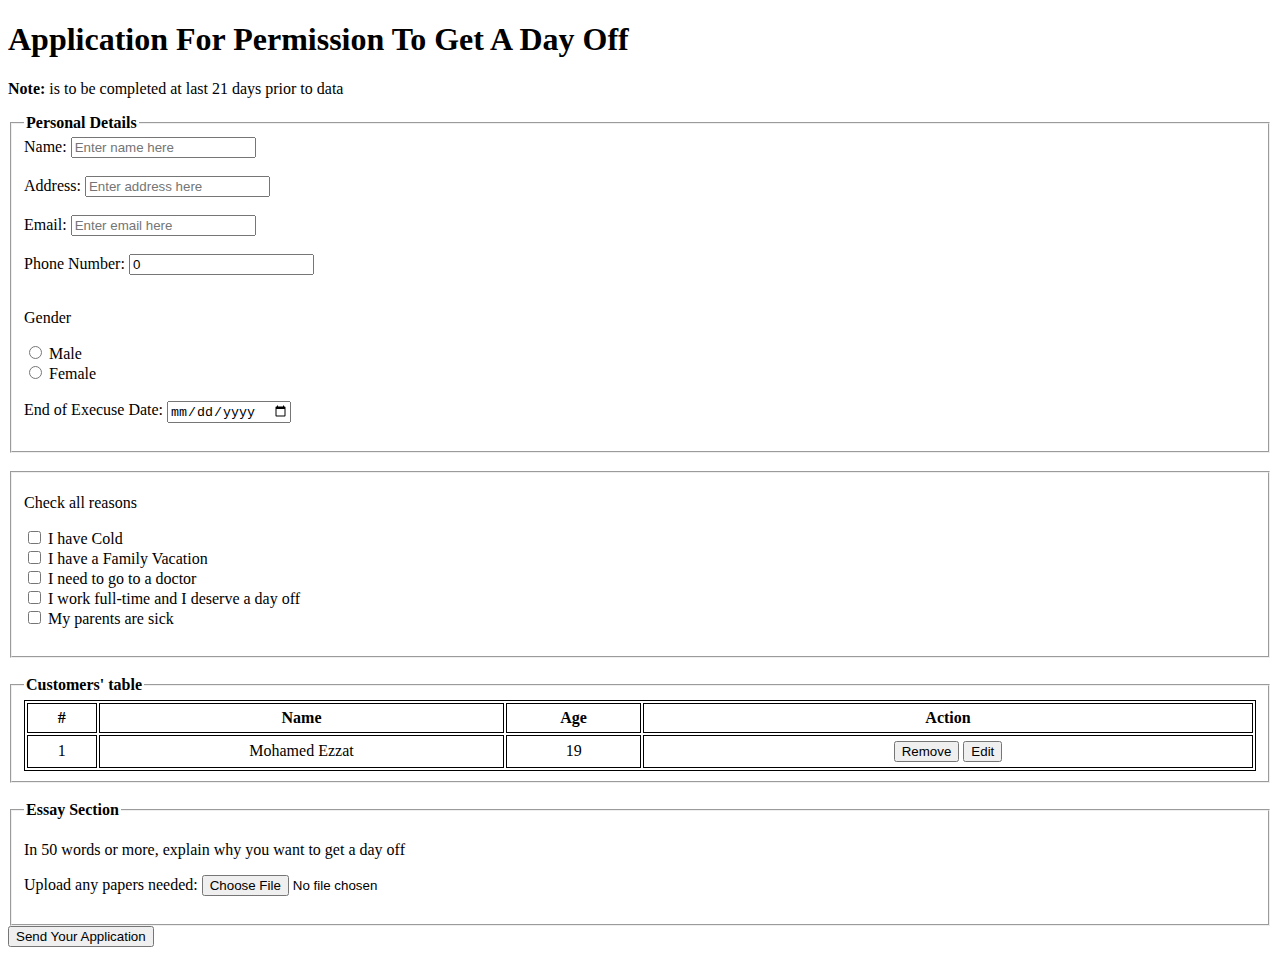
<file: Assignment_1/index.html>
<!DOCTYPE html>
<html>
    <head>
        <meta charset="UTF-8" />
        <title>Assignment 1 (HTML)</title>
        <meta name="description" content="GDSC EGYPT Web Development Track's Assignment 1 (HTML)" />
        <style>
            table, th, td {
                border: 1px solid black;
            }
            th, td {
                padding: 5px;
                text-align: center;
            }
        </style>
    </head>
    <body>
        <h1>Application For Permission To Get A Day Off</h1>
        <p><strong>Note:</strong> is to be completed at last 21 days prior to data</p>
        <form action="#">
            <fieldset>
                <legend><b>Personal Details</b></legend>
                <label for="name">Name:</label>
                <input type="text" id="name" name="name" placeholder="Enter name here"><br>
                <br>
                <label for="address">Address:</label>
                <input type="text" id="address" name="address" placeholder="Enter address here"><br>
                <br>
                <label for="email">Email:</label>
                <input type="email" id="email" name="email" placeholder="Enter email here"><br>
                <br>
                <label for="phone">Phone Number:</label>
                <input type="tel" id="phone" name="phone" placeholder="Enter phone number here" value="0"><br>
                <br>
                <p>Gender</p>
                <input type="radio" id="male" name="gender" value="Male">
                <label for="male">Male</label>
                <br>
                <input type="radio" id="female" name="gender" value="Female">
                <label for="female">Female</label><br>
                <br>
                <label for="endofexecuse">End of Execuse Date:</label>
                <input type="date" id="endofexecuse" name="endofexecuse"><br>
                <br>
            </fieldset>
            <br>
            <fieldset>
                <p>Check all reasons</p>
                <input type="checkbox" id="reason_1" name="reason_1" value="cold">
                <label for="reason_1">I have Cold</label><br>
                <input type="checkbox" id="reason_2" name="reason_2" value="family_vac">
                <label for="reason_2">I have a Family Vacation</label><br>
                <input type="checkbox" id="reason_3" name="reason_3" value="sick">
                <label for="reason_3">I need to go to a doctor</label><br>
                <input type="checkbox" id="reason_4" name="reason_4" value="day_off">
                <label for="reason_4">I work full-time and I deserve a day off</label><br>
                <input type="checkbox" id="reason_5" name="reason_5" value="parents_sick">
                <label for="reason_5">My parents are sick</label><br>
                <br>
            </fieldset>
            <br>
            <fieldset>
                <legend><b>Customers' table</b></legend>
                <table style="width: 100%;">
                    <tr>
                        <th>#</th>
                        <th>Name</th>
                        <th>Age</th>
                        <th style="width: 50%;">Action</th>
                    </tr>
                    <tr>
                        <td>1</td>
                        <td>Mohamed Ezzat</td>
                        <td>19</td>
                        <td><button>Remove</button> <button>Edit</button></td>
                    </tr>
                </table>
            </fieldset><br>
            <fieldset>
                <legend><b>Essay Section</b></legend>
                <p>In 50 words or more, explain why you want to get a day off</p>
                <label for="papers">Upload any papers needed:</label>
                <input type="file" id="papers" name="papers"><br>
                <br>
            </fieldset>
            <input type="submit" value="Send Your Application">
        </form>
    </body>
</html>
</file>
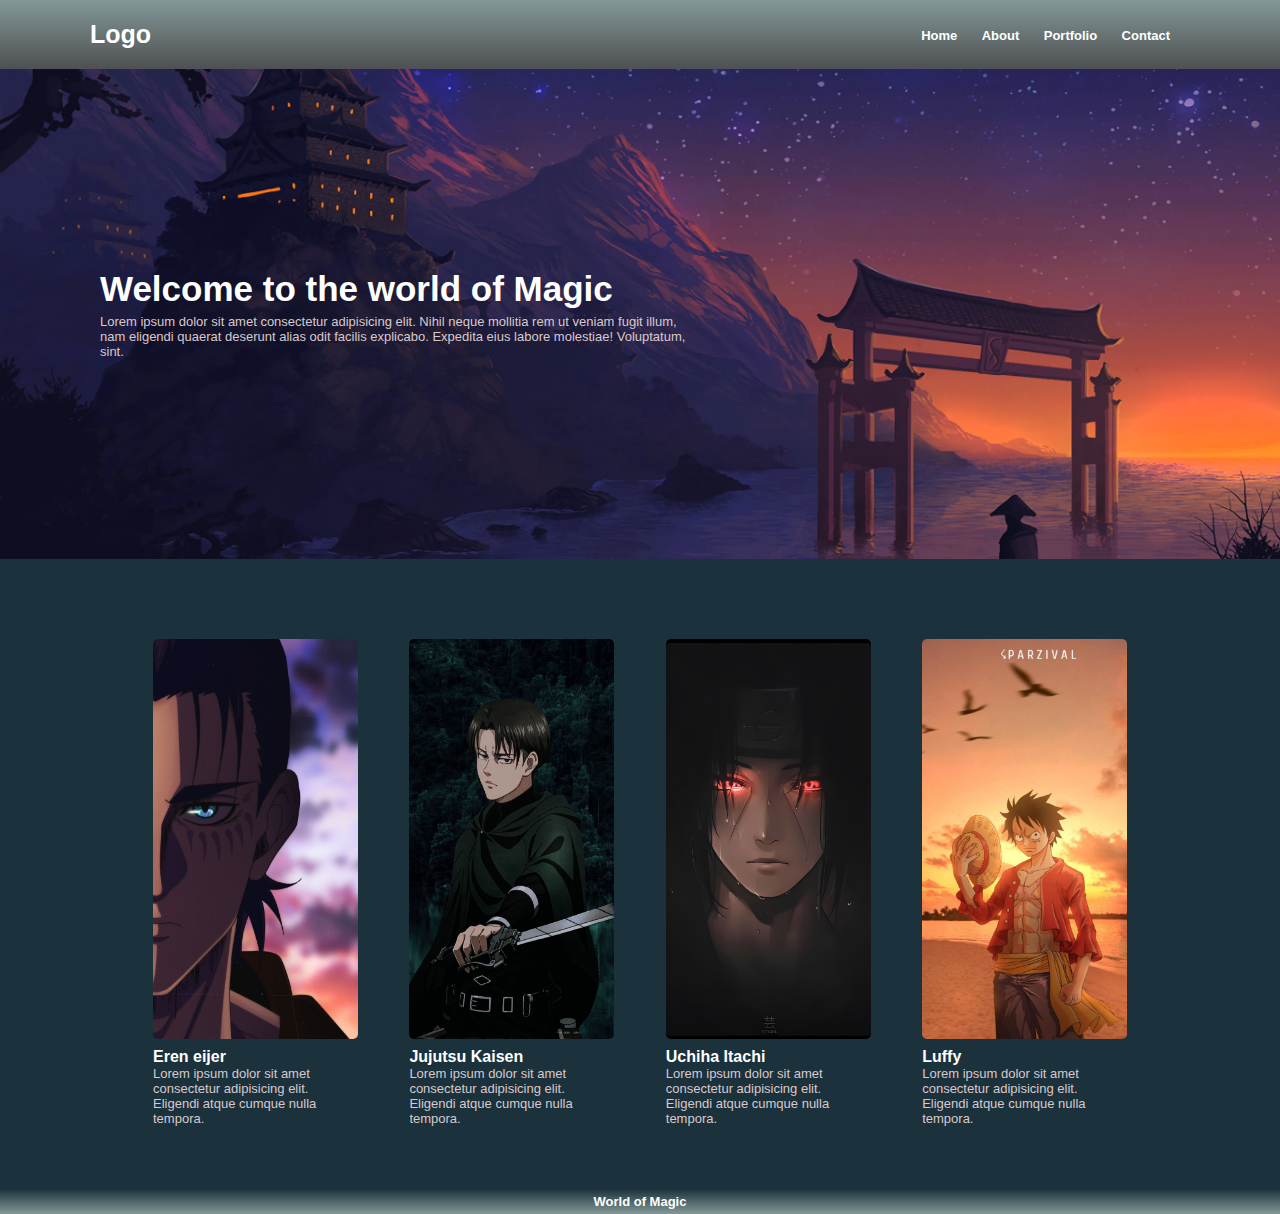
<file: Assignment_3/index.html>
<!DOCTYPE html>
<html>
    <head>
        <title>World of Magic</title>
        <link rel="stylesheet" type="text/css" href="style.css">
    </head>
    <body>
        <header>
            <p><b>Logo</b></p>
            <ul>
                <li><a href="index.html">Home</a></li>
                <li><a href="#">About</a></li>
                <li><a href="#">Portfolio</a></li>
                <li><a href="#">Contact</a></li>
            </ul>
        </header>
        <section class="hero-section">
            <div>
                <h1>Welcome to the world of Magic</h1>
                <p>Lorem ipsum dolor sit amet consectetur adipisicing elit. Nihil neque mollitia rem ut veniam fugit illum,<br> nam eligendi quaerat deserunt alias odit facilis explicabo. Expedita eius labore molestiae! Voluptatum,<br> sint.</p>
            </div>
        </section>
        <section class="characters">
            <section class="character">
                <img src="images/Eren Yaeger.jfif" alt="Eren eijer">
                <h3 class="char-name">Eren eijer</h3>
                <p class="char-des">Lorem ipsum dolor sit amet consectetur adipisicing elit. Eligendi atque cumque nulla tempora.</p>
            </section>
            <section class="character">
                <img src="images/levi.jfif" alt="Jujutsu Kaisen">
                <h3 class="char-name">Jujutsu Kaisen</h3>
                <p class="char-des">Lorem ipsum dolor sit amet consectetur adipisicing elit. Eligendi atque cumque nulla tempora.</p>
            </section>
            <section class="character">
                <img src="images/Uchiha Itachi.jfif" alt="Uchiha Itachi">
                <h3 class="char-name">Uchiha Itachi</h3>
                <p class="char-des">Lorem ipsum dolor sit amet consectetur adipisicing elit. Eligendi atque cumque nulla tempora.</p>
            </section>
            <section class="character">
                <img src="images/Luffy.jfif" alt="Luffy">
                <h3 class="char-name">Luffy</h3>
                <p class="char-des">Lorem ipsum dolor sit amet consectetur adipisicing elit. Eligendi atque cumque nulla tempora.</p>
            </section>
        </section>
        <footer>
            <p>World of Magic</p>
        </footer>
    </body>
</html>
</file>
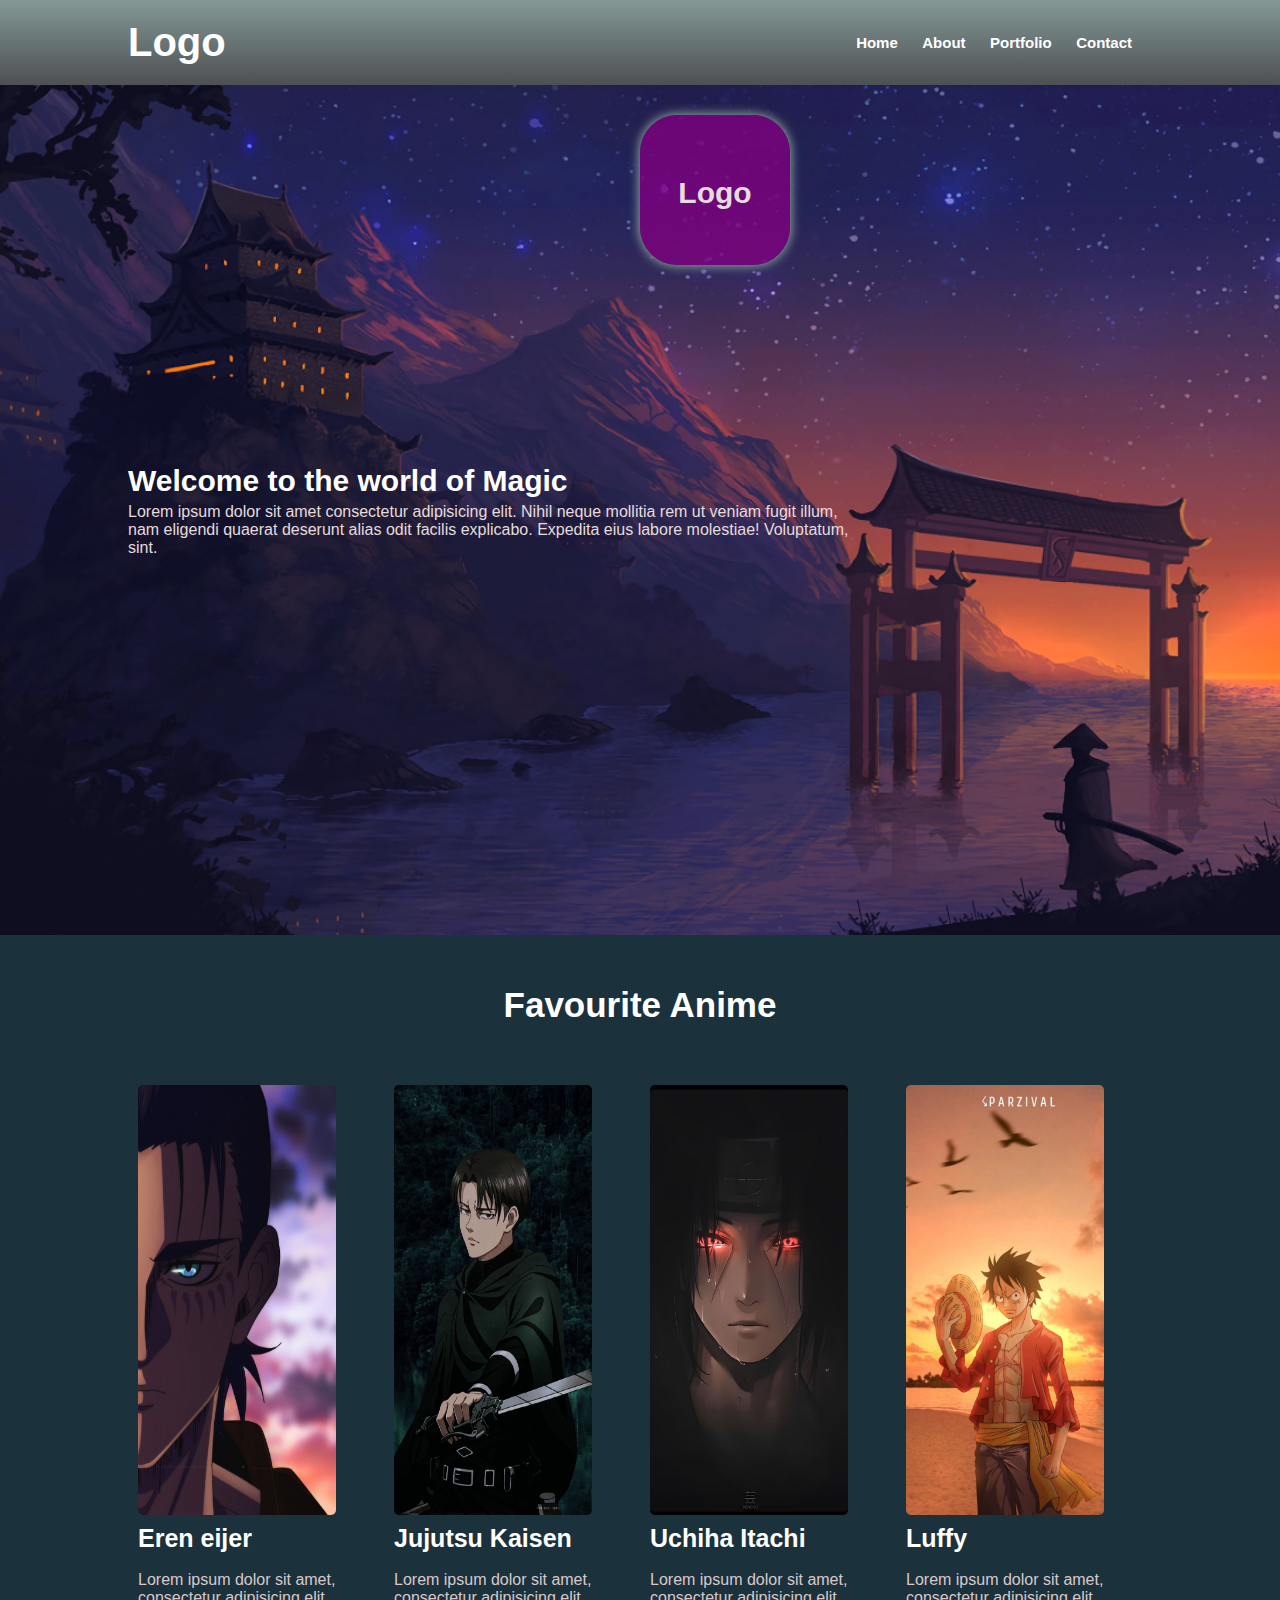
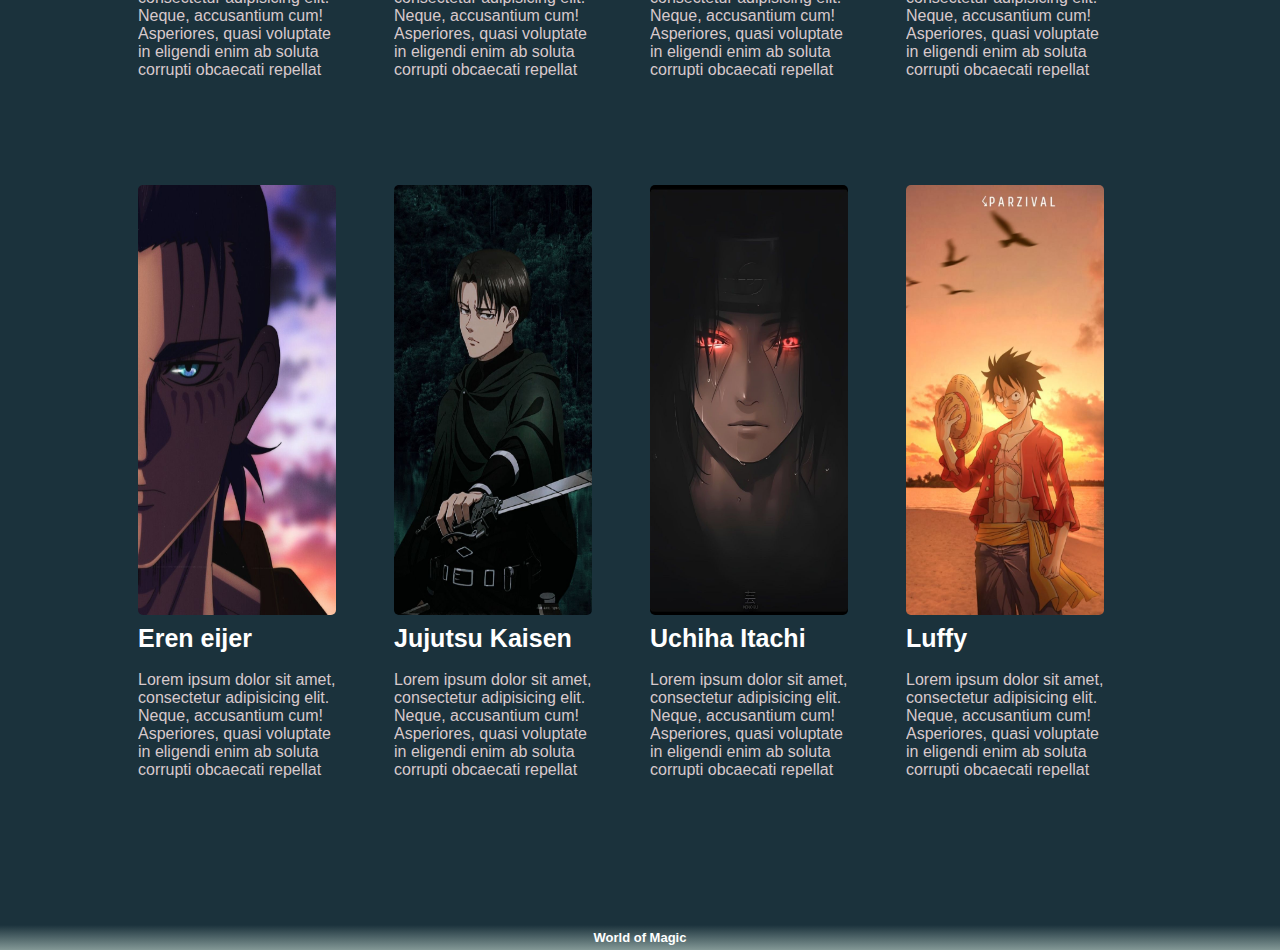
<file: Assignment_4/index.html>
<!DOCTYPE html>
<html>
    <head>
        <title>World of Magic</title>
        <meta name="viewport" content="width=device-width, initial-scale=1.0">
        <link rel="stylesheet" type="text/css" href="style.css">
    </head>
    <body>
        <header>
            <p><b>Logo</b></p>
            <ul>
                <li><a href="index.html">Home</a></li>
                <li><a href="#">About</a></li>
                <li><a href="#">Portfolio</a></li>
                <li><a href="#">Contact</a></li>
            </ul>
        </header>
        <section class="hero-section">
            <div class="logo">
                <p><b>Logo</b></p>
            </div>
            <div>
                <h1>Welcome to the world of Magic</h1>
                <p>Lorem ipsum dolor sit amet consectetur adipisicing elit. Nihil neque mollitia rem ut veniam fugit illum,<br> nam eligendi quaerat deserunt alias odit facilis explicabo. Expedita eius labore molestiae! Voluptatum,<br> sint.</p>
            </div>
        </section>
        <section class="characters-container">
            <h2>Favourite Anime</h2>
            <section class="characters">
                <section class="character">
                    <img src="images/Eren Yaeger.jfif" alt="Eren eijer">
                    <h3 class="char-name">Eren eijer</h3>
                    <div class="char-des">
                        <p>Lorem ipsum dolor sit amet, consectetur adipisicing elit. Neque, accusantium cum! Asperiores, quasi voluptate in eligendi enim ab soluta corrupti obcaecati repellat voluptatum cupiditate, vero amet aspernatur est nemo temporibus. Lorem ipsum dolor sit amet consectetur adipisicing elit. Eligendi atque cumque nulla tempora.</p>
                    </div>
                </section>
                <section class="character">
                    <img src="images/levi.jfif" alt="Jujutsu Kaisen">
                    <h3 class="char-name">Jujutsu Kaisen</h3>
                    <div class="char-des">
                        <p>Lorem ipsum dolor sit amet, consectetur adipisicing elit. Neque, accusantium cum! Asperiores, quasi voluptate in eligendi enim ab soluta corrupti obcaecati repellat voluptatum cupiditate, vero amet aspernatur est nemo temporibus. Lorem ipsum dolor sit amet consectetur adipisicing elit. Eligendi atque cumque nulla tempora.</p>
                    </div>                </section>
                <section class="character">
                    <img src="images/Uchiha Itachi.jfif" alt="Uchiha Itachi">
                    <h3 class="char-name">Uchiha Itachi</h3>
                    <div class="char-des">
                        <p>Lorem ipsum dolor sit amet, consectetur adipisicing elit. Neque, accusantium cum! Asperiores, quasi voluptate in eligendi enim ab soluta corrupti obcaecati repellat voluptatum cupiditate, vero amet aspernatur est nemo temporibus. Lorem ipsum dolor sit amet consectetur adipisicing elit. Eligendi atque cumque nulla tempora.</p>
                    </div>                </section>
                <section class="character">
                    <img src="images/Luffy.jfif" alt="Luffy">
                    <h3 class="char-name">Luffy</h3>
                    <div class="char-des">
                        <p>Lorem ipsum dolor sit amet, consectetur adipisicing elit. Neque, accusantium cum! Asperiores, quasi voluptate in eligendi enim ab soluta corrupti obcaecati repellat voluptatum cupiditate, vero amet aspernatur est nemo temporibus. Lorem ipsum dolor sit amet consectetur adipisicing elit. Eligendi atque cumque nulla tempora.</p>
                    </div>
                </section>
                <section class="character">
                    <img src="images/Eren Yaeger.jfif" alt="Eren eijer">
                    <h3 class="char-name">Eren eijer</h3>
                    <div class="char-des">
                        <p>Lorem ipsum dolor sit amet, consectetur adipisicing elit. Neque, accusantium cum! Asperiores, quasi voluptate in eligendi enim ab soluta corrupti obcaecati repellat voluptatum cupiditate, vero amet aspernatur est nemo temporibus. Lorem ipsum dolor sit amet consectetur adipisicing elit. Eligendi atque cumque nulla tempora.</p>
                    </div>
                </section>
                <section class="character">
                    <img src="images/levi.jfif" alt="Jujutsu Kaisen">
                    <h3 class="char-name">Jujutsu Kaisen</h3>
                    <div class="char-des">
                        <p>Lorem ipsum dolor sit amet, consectetur adipisicing elit. Neque, accusantium cum! Asperiores, quasi voluptate in eligendi enim ab soluta corrupti obcaecati repellat voluptatum cupiditate, vero amet aspernatur est nemo temporibus. Lorem ipsum dolor sit amet consectetur adipisicing elit. Eligendi atque cumque nulla tempora.</p>
                    </div>                </section>
                <section class="character">
                    <img src="images/Uchiha Itachi.jfif" alt="Uchiha Itachi">
                    <h3 class="char-name">Uchiha Itachi</h3>
                    <div class="char-des">
                        <p>Lorem ipsum dolor sit amet, consectetur adipisicing elit. Neque, accusantium cum! Asperiores, quasi voluptate in eligendi enim ab soluta corrupti obcaecati repellat voluptatum cupiditate, vero amet aspernatur est nemo temporibus. Lorem ipsum dolor sit amet consectetur adipisicing elit. Eligendi atque cumque nulla tempora.</p>
                    </div>                </section>
                <section class="character">
                    <img src="images/Luffy.jfif" alt="Luffy">
                    <h3 class="char-name">Luffy</h3>
                    <div class="char-des">
                        <p>Lorem ipsum dolor sit amet, consectetur adipisicing elit. Neque, accusantium cum! Asperiores, quasi voluptate in eligendi enim ab soluta corrupti obcaecati repellat voluptatum cupiditate, vero amet aspernatur est nemo temporibus. Lorem ipsum dolor sit amet consectetur adipisicing elit. Eligendi atque cumque nulla tempora.</p>
                    </div>
                </section>
            </section>
        </section>
        <footer>
            <p>World of Magic</p>
        </footer>
    </body>
</html>
</file>
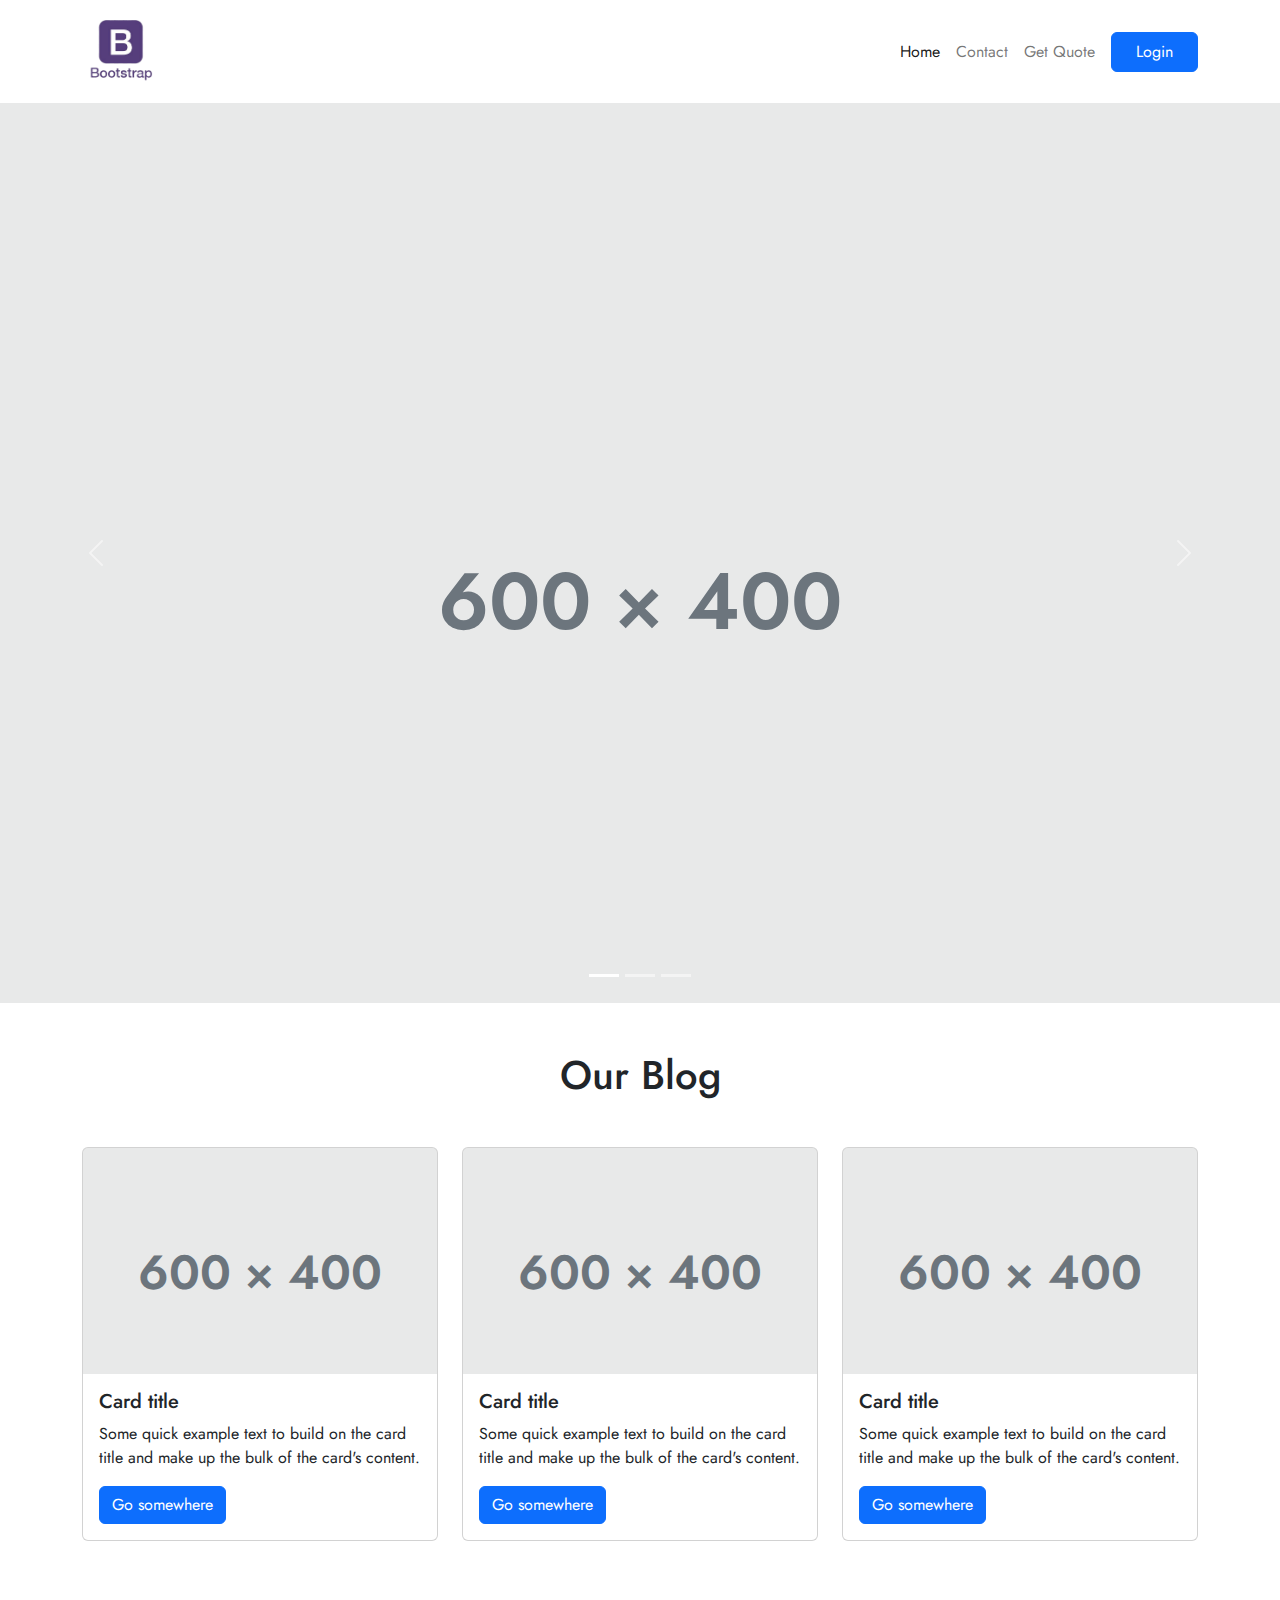
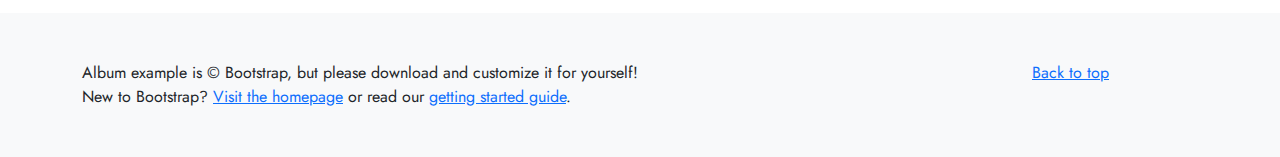
<file: Assignment_6/index.html>
<!DOCTYPE html>
<html lang="en">
<head>
  <meta charset="UTF-8">
  <meta name="viewport" content="width=device-width, initial-scale=1.0">
  <title>Template</title>
  <link rel="preconnect" href="https://fonts.googleapis.com">
  <link rel="preconnect" href="https://fonts.gstatic.com" crossorigin>
  <link href="https://fonts.googleapis.com/css2?family=Jost:ital,wght@0,100..900;1,100..900&family=Lato:ital,wght@0,100;0,300;0,400;0,700;0,900;1,100;1,300;1,400;1,700;1,900&display=swap" rel="stylesheet">
  <link rel="stylesheet" href="css/bootstrap.min.css">
  <style>body {font-family: jost, sans-serif;}</style>
</head>
<body>
  <!-- Nav bar -->
  <header>
    <nav class="navbar navbar-expand-lg bg-white" id="top">
      <div class="container xs-ms-6 lg-mx-auto">
        <a class="navbar-brand" href="#">
          <img src="images/logo.png" alt="Bootstrap" width="77" height="77">
        </a>
        <button class="navbar-toggler" type="button" data-bs-toggle="collapse" data-bs-target="#navbarNavAltMarkup" aria-controls="navbarNavAltMarkup" aria-expanded="false" aria-label="Toggle navigation">
          <span class="navbar-toggler-icon"></span>
        </button>
        <div class="collapse navbar-collapse" id="navbarNavAltMarkup">
          <div class="navbar-nav ms-auto">
            <a class="nav-link active" aria-current="page" href="#">Home</a>
            <a class="nav-link" href="#">Contact</a>
            <a class="nav-link me-2" href="#">Get Quote</a>
            <button type="button" class="btn btn-primary px-4" data-bs-toggle="modal" data-bs-target="#exampleModal">Login</button>
            <!-- Modal -->
            <div class="modal fade" id="exampleModal" tabindex="-1" aria-labelledby="exampleModalLabel" aria-hidden="true">
              <div class="modal-dialog">
                <div class="modal-content">
                  <div class="modal-header">
                    <h1 class="modal-title fs-5" id="exampleModalLabel">Modal title</h1>
                    <button type="button" class="btn-close" data-bs-dismiss="modal" aria-label="Close"></button>
                  </div>
                  <div class="modal-body">
                    ...
                  </div>
                  <div class="modal-footer">
                    <button type="button" class="btn btn-secondary" data-bs-dismiss="modal">Close</button>
                    <button type="button" class="btn btn-primary">Save changes</button>
                  </div>
                </div>
              </div>
            </div>
          </div>
        </div>
      </div>
    </nav>
  </header>
  <!-- Carousel -->
  <section>
    <div id="carouselExampleIndicators" class="carousel slide bg-dark bg-opacity-10" data-bs-ride="true">
      <div class="carousel-indicators">
        <button type="button" data-bs-target="#carouselExampleIndicators" data-bs-slide-to="0" class="active" aria-current="true" aria-label="Slide 1"></button>
        <button type="button" data-bs-target="#carouselExampleIndicators" data-bs-slide-to="1" aria-label="Slide 2"></button>
        <button type="button" data-bs-target="#carouselExampleIndicators" data-bs-slide-to="2" aria-label="Slide 3"></button>
      </div>
      <!-- Carousel Items -->
      <div class="carousel-inner vh-100">
        <div class="carousel-item active vh-100">
          <p class="d-block w-100 text-secondary text-center position-absolute top-50 display-1 fw-semibold">600 &times; 400</p>
        </div>
        <div class="carousel-item vh-100">
          <p class="d-block w-100 text-secondary text-center position-absolute top-50 display-1 fw-semibold">600 &times; 400</p>
        </div>
        <div class="carousel-item vh-100">
          <p class="d-block w-100 text-secondary text-center position-absolute top-50 display-1 fw-semibold">600 &times; 400</p>
        </div>
      </div>
      <button class="carousel-control-prev" type="button" data-bs-target="#carouselExampleIndicators" data-bs-slide="prev">
        <span class="carousel-control-prev-icon" aria-hidden="true"></span>
        <span class="visually-hidden">Previous</span>
      </button>
      <button class="carousel-control-next" type="button" data-bs-target="#carouselExampleIndicators" data-bs-slide="next">
        <span class="carousel-control-next-icon" aria-hidden="true"></span>
        <span class="visually-hidden">Next</span>
      </button>
    </div>
  </section>
  <section>
    <div class="container">
      <h1 class="text-center my-5">Our Blog</h1>
      <div class="row my-5">
        <div class="col-md-4 mb-4">
          <div class="card">
            <div class="card-img-top bg-dark bg-opacity-10 py-5">
              <p class="w-100 mt-5 mb-4 text-secondary text-center display-5 fw-semibold">600 &times; 400</p>
            </div>
            <div class="card-body">
              <h5 class="card-title">Card title</h5>
              <p class="card-text">Some quick example text to build on the card title and make up the bulk of the card's content.</p>
              <a href="#" class="btn btn-primary">Go somewhere</a>
            </div>
          </div>
        </div>
        <div class="col-md-4 mb-4">
          <div class="card">
            <div class="card-img-top bg-dark bg-opacity-10 py-5">
              <p class="w-100 mt-5 mb-4 text-secondary text-center display-5 fw-semibold">600 &times; 400</p>
            </div>
            <div class="card-body">
              <h5 class="card-title">Card title</h5>
              <p class="card-text">Some quick example text to build on the card title and make up the bulk of the card's content.</p>
              <a href="#" class="btn btn-primary">Go somewhere</a>
            </div>
          </div>
        </div>
        <div class="col-md-4 mb-4">
          <div class="card">
            <div class="card-img-top bg-dark bg-opacity-10 py-5">
              <p class="w-100 mt-5 mb-4 text-secondary text-center display-5 fw-semibold">600 &times; 400</p>
            </div>
            <div class="card-body">
              <h5 class="card-title">Card title</h5>
              <p class="card-text">Some quick example text to build on the card title and make up the bulk of the card's content.</p>
              <a href="#" class="btn btn-primary">Go somewhere</a>
            </div>
          </div>
        </div>
    </div>
  </section>
  <footer class="bg-light d-flex align-items-center py-5">
    <div class="container">
      <div class="row">
        <div class="col-md-10">
          <p class="mb-0">Album example is &copy; Bootstrap, but please download and customize it for yourself!</p>
          <p class="mb-0">New to Bootstrap? <a href="#">Visit the homepage</a> or read our <a href="#">getting started guide</a>.</p>
        </div>
        <div class="col-md-2">
          <a href="#top">Back to top</a>
        </div>
      </div>
    </div>
  </footer>

  <script src="js/bootstrap.bundle.min.js"></script>
</body>
</html>
</file>
<file: Assignment_3/style.css>
* {
    margin: 0;
    padding: 0;
    font-family: Arial, Helvetica, sans-serif;
}
body {
    background-color: #1b323c;
}
header {
    background-image: linear-gradient(#839896, #4e5053);
    color: #fff;
    padding: 20px 90px;
    display: flex;
    align-items: center;
    justify-content: space-between;
}
header p, header ul {
    margin: 0;
    padding: 0;
}
header p {
    font-size: 25px;
    font-weight: bolder;
}
header ul {
    list-style: none;
    text-decoration: none;
    color: #fff;
}
header ul li {
    display: inline;
    margin-right: 20px;
}
header ul li a {
    text-decoration: none;
    color: #fff;
    font-size: 13px;
    font-weight: bold;
}
header ul li a:hover {
    color: #f2f2f2;
}
.hero-section {
    height: 100%;
    background-image: url(images/DesktopBackground\(1\).jpg);
    background-position: center;
    background-size: cover;
    background-repeat: no-repeat;
    color: #fff;
    padding: 200px 100px;
}
.hero-section h1, .hero-section p {
    padding: 0;
    margin: 0;
}
.hero-section h1 {
    font-size: 35px;
}
.hero-section p {
    font-size: 13px;
    margin-top: 5px;
    color: #d8c9cc;
}
.characters {
    display: flex;
    align-items: center;
    justify-content: space-between;
    padding: 0 10%;
}
.character {
    width: 20%;
    height: 400px;
    padding: 0;
    margin: 80px 25px 100px 25px;

}
.character img {
    width: 100%;
    height: 100%;
    border-radius: 5px;
    margin-bottom: 5px;
}
.character h3 {
    margin: 0;
    padding: 0;
    font-size: 16px;
    color: #fff;
}
.character p {
    margin: 0;
    padding: 0;
    font-size: 13px;
    color: #d8c9cc;
}
footer {
    background-image: linear-gradient(#1b323c, #839896);
    color: #fff;
    padding: 5px 0 5px 0;
    margin-top: 50px;
    text-align: center;
    font-size: 13px;
    font-weight: bold;
}
</file>
<file: Assignment_4/style.css>
* {
    margin: 0;
    padding: 0;
    font-family: Arial, Helvetica, sans-serif;
}
body {
    background-color: #1b323c;
}
header {
    background-image: linear-gradient(#839896, #4e5053);
    color: #fff;
    padding: 20px 10%;
    display: flex;
    align-items: center;
    justify-content: space-between;
}
header p, header ul {
    margin: 0;
    padding: 0;
}
header p {
    font-size: 250%;
    font-weight: bold;
}
header ul {
    list-style: none;
    text-decoration: none;
    color: #fff;
}
header ul li {
    display: inline;
    margin-right: 20px;
}
header ul li a {
    text-decoration: none;
    color: #fff;
    font-size: 15px;
    font-weight: bold;
}
header ul li a:hover {
    color: #f2f2f2;
}
.hero-section {
    height: 50vh;
    background-image: url(images/DesktopBackground\(1\).jpg);
    background-position: center;
    background-size: cover;
    background-repeat: no-repeat;
    color: #fff;
    padding: 200px 10%;
    display: flex;
    align-items: center;
    position: relative;
}
.logo {
    width: 150px;
    height: 150px;
    border-radius: 25%;
    box-shadow: 0 0 10px 2px #839896;
    background-color: rgb(128, 0, 128, 0.8);
    display: flex;
    justify-content: center;
    align-items: center;
    animation: rotate 5s linear infinite;
    position: absolute;
    top: 30px;
    left: 50%;
}
@keyframes rotate {
    from {
      transform: rotate(0deg); /* Rotate from 0 degrees */
    }
    to {
      transform: rotate(360deg); /* Rotate to 360 degrees (full circle) */
    }
}
.logo p {
    font-size: 30px;
    margin: 0;
    padding: 0;
    font-weight: bold;
}
.hero-section h1, .hero-section p {
    padding: 0;
    margin: 0;
}
.hero-section h1 {
    font-size: 30px;
}
.hero-section p {
    margin-top: 5px;
    color: #e6dbdd;
}
.characters-container {
    background-color: #1b323c;
    color: #fff;
}
.characters-container h2 {
    padding: 50px 0;
    text-align: center;
    font-size: 35px;
    font-weight: bold;
    color: #fff;
}
.characters {
    display: grid;
    grid-template-columns: auto auto auto auto;
    align-items: center;
    justify-content:space-evenly;
    flex-wrap: wrap;
    padding: 0 10%;
}
.character {
    width: 85%;
    height: 450px;
    padding: 10px;
    margin-bottom: 250px;
    box-sizing: border-box;
    transition: transform 0.3s ease;
}
.character:hover {
    transform: scale(1.2);
}
.character img {
    width: 100%;
    height: 100%;
    border-radius: 5px;
    margin-bottom: 5px;
}
.character h3 {
    margin: 0;
    padding: 0;
    font-size: 25px;
    color: #fff;
}
.char-des {
    max-height: 125px;
    overflow-y: auto;
    white-space: pre-line;
}
.character div p {
    margin: 0;
    color: #d8c9cc;
}
footer {
    background-image: linear-gradient(#1b323c, #839896);
    color: #fff;
    padding: 5px 0 5px 0;
    margin-top: 50px;
    text-align: center;
    font-size: 13px;
    font-weight: bold;
}
</file>
